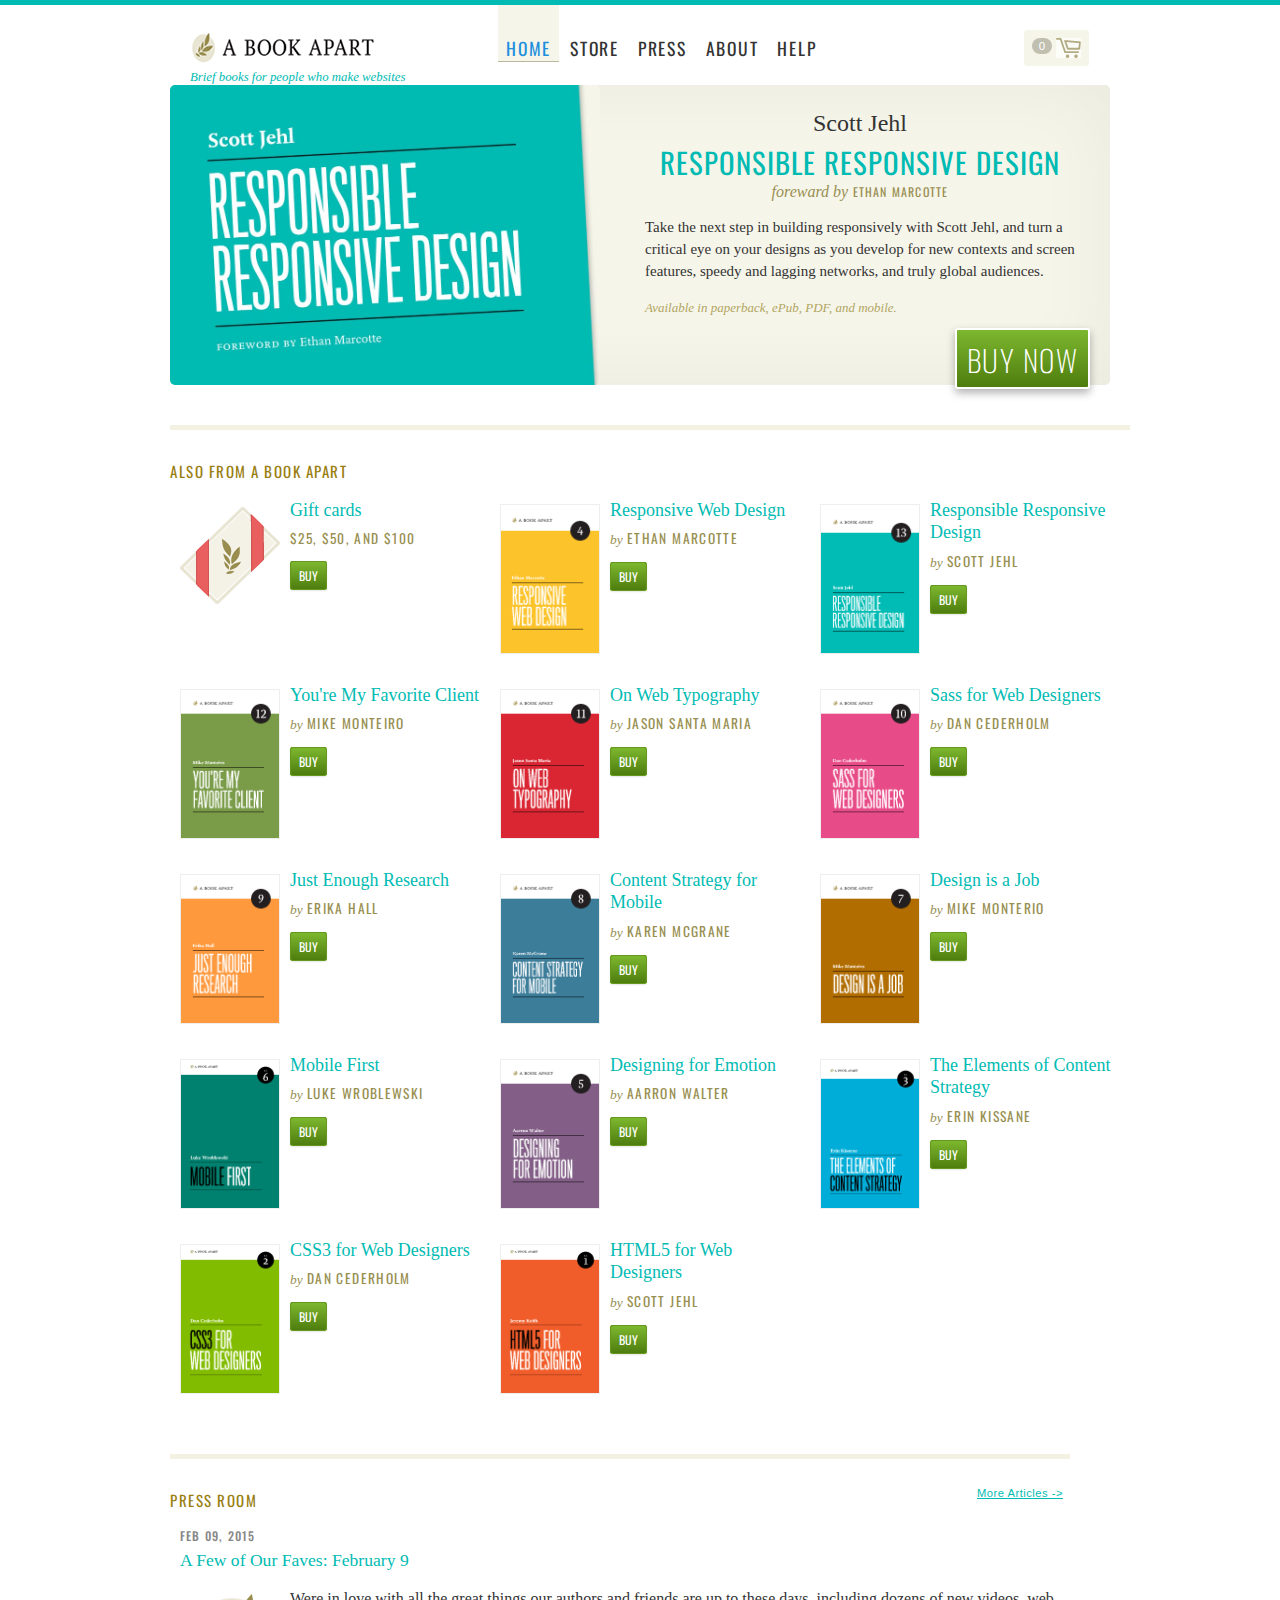
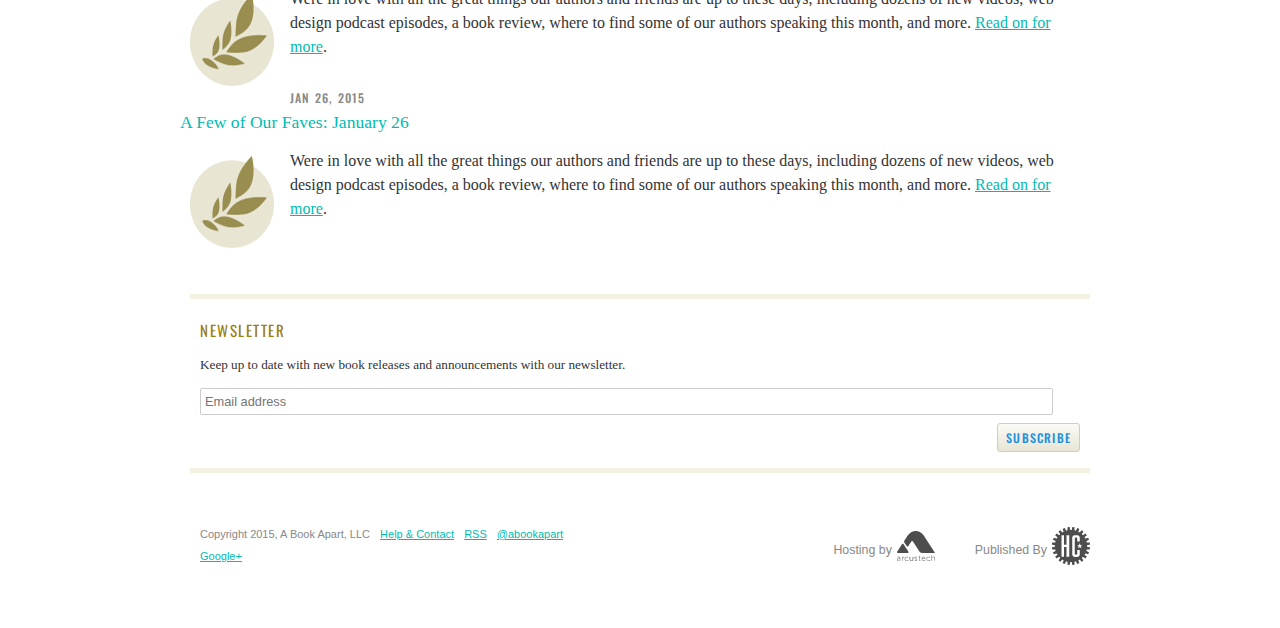
<file: index.html>
<!DOCTYPE html>
<html>
<head>
	<title>A Book Apart, Brief books for people who make websites.</title>
	<script src="http://code.jquery.com/jquery-1.11.2.min.js"></script>
	<link href='http://fonts.googleapis.com/css?family=Oswald' rel='stylesheet' type='text/css'>
	<link rel="stylesheet" type="text/css" href="css/responsive.css">
	<link rel="stylesheet" type="text/css" href="css/style.css">
</head>
<body id="index">
<div id="main">
	<header>
		<h1>
			<a class="icon-logo" href="/">A Book Apart
			<img src="images/logo.png" alt="Logo"/></a>
			<span class="logo-tagline">Brief books for people who make websites</span>
		</h1>
		<nav class="primary-nav">
			<ul>
				<li id="nav-home">
					<a href="index.html">Home</a>
				</li>
				<li id="nav-store">
					<a href="store.html">Store</a>
				</li>
				<li id="nav-press">
					<a href="press.html">Press</a>
				</li>
				<li id="nav-about">
					<a href="about.html">About</a>
				</li>
				<li id="nav-help">
					<a href="help.html">Help</a>
				</li>
			</ul>
		</nav>
	<a id="nav-cart" class="callout shopping-cart" href="#" title="View Cart">
		<span class="shopping-cart-count">0</span>
		<span class="shopping-cart-icon icon-cart-empty"></span>
	</a>




	</header>
	<div class="content" id="home">
		
		<section class="feature">
				<a href="#">
					<div class="feature-big-cover-2"></div>
					<span class="feature-small-cover">
						<div class="book-cover-13"></div>
					</span>
				</a>
					
					<div class="feature-info">
					<a href="#">
						<h2 class="feature_header">
							<span class="feature-author">Scott Jehl</span>
							<span class="feature-title">Responsible Responsive Design</span>
						</h2>
						<h3 class="foreword-byline">
							<span class="byline-prefix">foreward by</span>
							<span class="byline-name">Ethan Marcotte</span>
						</h3>
						<p class="foreword-text">
							Take the next step in building responsively with Scott Jehl, and turn a critical eye on your designs as you develop for new contexts and screen features, speedy and lagging networks, and truly global audiences.
						</p>
						<p class="feature-format-note">Available in paperback, ePub, PDF, and mobile.</p>
					</a>
					<a class="feature-buy-button primary-big-button" href="/products/responsible-responsive-design" title="Buy Now">Buy Now</a>
				</div>
		
		</section>
		
	    <section class="feature">
			<a href="#">
				<div class="feature-big-cover"></div>
					<span class="feature-small-cover">
						<div class="book-cover-4"></div>
					</span>
			</a>
		
			<div class="feature-info">
			<a href="#">
				<h2 class="feature-header">
					<span class="feature-author">Ethan Marcotte</span>
					<span class="feature-title" style="color: #cf7d38;">Responsive Web Design</span>
				</h2>
				<h3 class="foreword-byline">
					<span class="byline-prefix">foreword by</span>
					<span class="byline-name">Jeremy Keith</span>
				</h3>
				<p class="foreword-text">
				Hone your responsive design chops with the help of new examples and updated 
				facts and figures, as Ethan Marcotte expands on the design principles behind fluid grids, 
				flexible images, and media queries.
				</p>
				<p class="feature-format-note">Available in paperback, ePub, PDF, and mobi</p>
				<a class="feature-buy-button primary-big-button" href="#" title="Buy Now">Buy Now</a>
			</div>
		</section>

		
		<section class="other-books subsection divider-top-thick">
			<h3>Also from A Book Apart</h3>
			<ul class="books">
				<li class="book">
					<a href="#">
						<div class="gift-card-thumb"></div>
						<h4 class="book-title">Gift cards</h4>
						<p class="book-byline">
							<span class="byline-name">$25, $50, and $100</span>
						</p>
						<span class="primary-small-button book-buy-button" title="buy">Buy</span>
					</a>
				</li>

				<li class="book">
					<a href="#">
						<div class="book-4"></div>
						<h4 class="book-title">Responsive Web Design</h4>
						<p class="book-byline">
							<span class="byline-name"><span class="byline-prefix">by</span> Ethan Marcotte</span>
						</p>
						<span class="primary-small-button book-buy-button" title="buy">Buy</span>
					</a>
				</li>	
					
					
				<li class="book">
					<a href="#">
						<div class="book-13"></div>
						<h4 class="book-title">Responsible Responsive Design</h4>
						<p class="book-byline">
							<span class="byline-name"><span class="byline-prefix">by</span> Scott Jehl</span>
						</p>
						<span class="primary-small-button book-buy-button" title="buy">Buy</span>
					</a>
				</li>
			
			<li class="book">
					<a href="#">
						<div class="book-12"></div>
						<h4 class="book-title">You're My Favorite Client</h4>
						<p class="book-byline">
							<span class="byline-name"><span class="byline-prefix">by</span> Mike Monteiro</span>
						</p>
						<span class="primary-small-button book-buy-button" title="buy">Buy</span>
					</a>
				</li>
				
			<li class="book ">
					<a href="#">
						<div class="book-11"></div>
						<h4 class="book-title">On Web Typography</h4>
						<p class="book-byline">
							<span class="byline-name"><span class="byline-prefix">by</span> Jason Santa Maria</span>
						</p>
						<span class="primary-small-button book-buy-button" title="buy">Buy</span>
					</a>
				</li>
			
			<li class="book ">
					<a href="#">
						<div class="book-10"></div>
						<h4 class="book-title">Sass for Web Designers</h4>
						<p class="book-byline">
							<span class="byline-name"><span class="byline-prefix">by</span> Dan Cederholm</span>
						</p>
						<span class="primary-small-button book-buy-button" title="buy">Buy</span>
					</a>
				</li>
				
			<li class="book">
					<a href="#">
						<div class="book-9"></div>
						<h4 class="book-title">Just Enough Research</h4>
						<p class="book-byline">
							<span class="byline-name"><span class="byline-prefix">by</span> Erika Hall</span>
						</p>
						<span class="primary-small-button book-buy-button" title="buy">Buy</span>
					</a>
				</li>

			<li class="book">
					<a href="#">
						<div class="book-8"></div>
						<h4 class="book-title">Content Strategy for Mobile</h4>
						<p class="book-byline">
							<span class="byline-name"><span class="byline-prefix">by</span> Karen McGrane</span>
						</p>
						<span class="primary-small-button book-buy-button" title="buy">Buy</span>
					</a>
				</li>
				
			<li class="book">
					<a href="#">
						<div class="book-7"></div>
						<h4 class="book-title">Design is a Job</h4>
						<p class="book-byline">
							<span class="byline-name"><span class="byline-prefix">by</span> Mike Monterio</span>
						</p>
						<span class="primary-small-button book-buy-button" title="buy">Buy</span>
					</a>
				</li>
			
			<li class="book">
					<a href="#">
						<div class="book-6"></div>
						<h4 class="book-title">Mobile First</h4>
						<p class="book-byline">
							<span class="byline-name"><span class="byline-prefix">by</span> Luke Wroblewski</span>
						</p>
						<span class="primary-small-button book-buy-button" title="buy">Buy</span>
					</a>
				</li>
			
			<li class="book">
					<a href="#">
						<div class="book-5"></div>
						<h4 class="book-title">Designing for Emotion</h4>
						<p class="book-byline">
							<span class="byline-name"><span class="byline-prefix">by</span> Aarron Walter</span>
						</p>
						<span class="primary-small-button book-buy-button" title="buy">Buy</span>
					</a>
				</li>
			
			<li class="book">
					<a href="#">
						<div class="book-3"></div>
						<h4 class="book-title">The Elements of Content Strategy</h4>
						<p class="book-byline">
							<span class="byline-name"><span class="byline-prefix">by</span> Erin Kissane</span>
						</p>
						<span class="primary-small-button book-buy-button" title="buy">Buy</span>
					</a>
				</li>
			
			<li class="book">
					<a href="#">
						<div class="book-2"></div>
						<h4 class="book-title">CSS3 for Web Designers</h4>
						<p class="book-byline">
							<span class="byline-name"><span class="byline-prefix">by</span> Dan Cederholm</span>
						</p>
						<span class="primary-small-button book-buy-button" title="buy">Buy</span>
					</a>
				</li>
			
			<li class="book">
					<a href="#">
						<div class="book-1"></div>
						<h4 class="book-title">HTML5 for Web Designers</h4>
						<p class="book-byline">
							<span class="byline-name"><span class="byline-prefix">by</span> Scott Jehl</span>
						</p>
						<span class="primary-small-button book-buy-button" title="buy">Buy</span>
					</a>
				</li>
			
			
			</ul>
		</section>
		
		<section class="press-room subsection divider-top-thick">
		
			<h3>Press Room</h3>
			<ul class="links">
				<li>
					<a class="links-rss icon-rss" href="#">Press Room RSS</a>
				</li>
				<li>
					<a class="links-more" href="#">More Articles -></a>
				</li>
			</ul>
			<ul class="press">
				<li class="press press-listing">
					<h5 class="press-date">Feb 09, 2015</h5>
					<h4 class="press-title">
						<a href="#">A Few of Our Faves: February 9</a>
					</h4>
					<div class="press-summary">
						<img class="press-thumb" src="images/branch.png" alt="logo"/>
						<p>
							Were in love with all the great things our authors and friends are up to these days, including dozens of new 
							videos, web design podcast episodes, a book review, where to find some of our authors speaking this month,
							and more. <a href="#">Read on for more</a>.
						</p>
					</div>
				</li>
				<li class="press press-listing">
					<h5 class="press-date">Jan 26, 2015</h5>
					<h4 class="press-title">
						<a href="#">A Few of Our Faves: January 26</a>
					</h4>
					<div class="press-summary">
						<img class="press-thumb" src="images/branch.png" alt="logo"/>
						<p>
							Were in love with all the great things our authors and friends are up to these days, including dozens of new 
							videos, web design podcast episodes, a book review, where to find some of our authors speaking this month,
							and more. <a href="#">Read on for more</a>.
						</p>
					</div>
				</li>
			</ul>
		</section>
	</div>
	<section class="subsection divider-top-thick divider-bottom-thick" id="newsletter">
		<div class="newsletter-note">
			<h3>Newsletter</h3>
			<p class="newsletter-message">Keep up to date with new book releases and announcements with our
			newsletter.</p>
		</div>
		<div id="mc_embed_signup">
			<form action="">	
				<fieldset>
					<div class="field-group">
						<label for="email" id="email-label">Email Address</label>
						<input class="required email" id="email" name="email" placeholder="Email address" type="text" value>
						<input class="secondary-button" id="subscribe" name="subscribe" type="submit" value="Subscribe">
					</div>
				</fieldset>
			</form>
		</div>
	</section>
	
	<footer>
		<ul class="footer-links links">
			<li>Copyright 2015, A Book Apart, LLC</li>
			<li>
				<a class="footer-links-faqs" href="#" title="Help & Contact us">Help & Contact</a>
			</li>
			<li>
				<a class="icon-rss" href="#" title="Subscribe to the updates">RSS</a>
			</li>
			<li>
				<a class="links-twitter icon-twitter" href="#">@abookapart</a>
			</li>
			<li>
				<a href="#">Google+</a>
			</li>
		</ul>
		<p class="footer-partner">
			<span class="footer-partner-byline">Published By</span><a class="hc-icon-footer" href="#" title="Happy Cog">Happy Cog</a>	
		</p>
		<p class="footer-partner footer-partner-arcustech">
			<span class="footer-partner-byline">Hosting by</span><a class="arcustech-logo-footer" href="#" title="Arcustech">Arcustech</a>
		</p>
	</footer>
	</div>
	<script rel="text/javascript" src="js/scripts.js"></script>
</body>
</html>
</file>
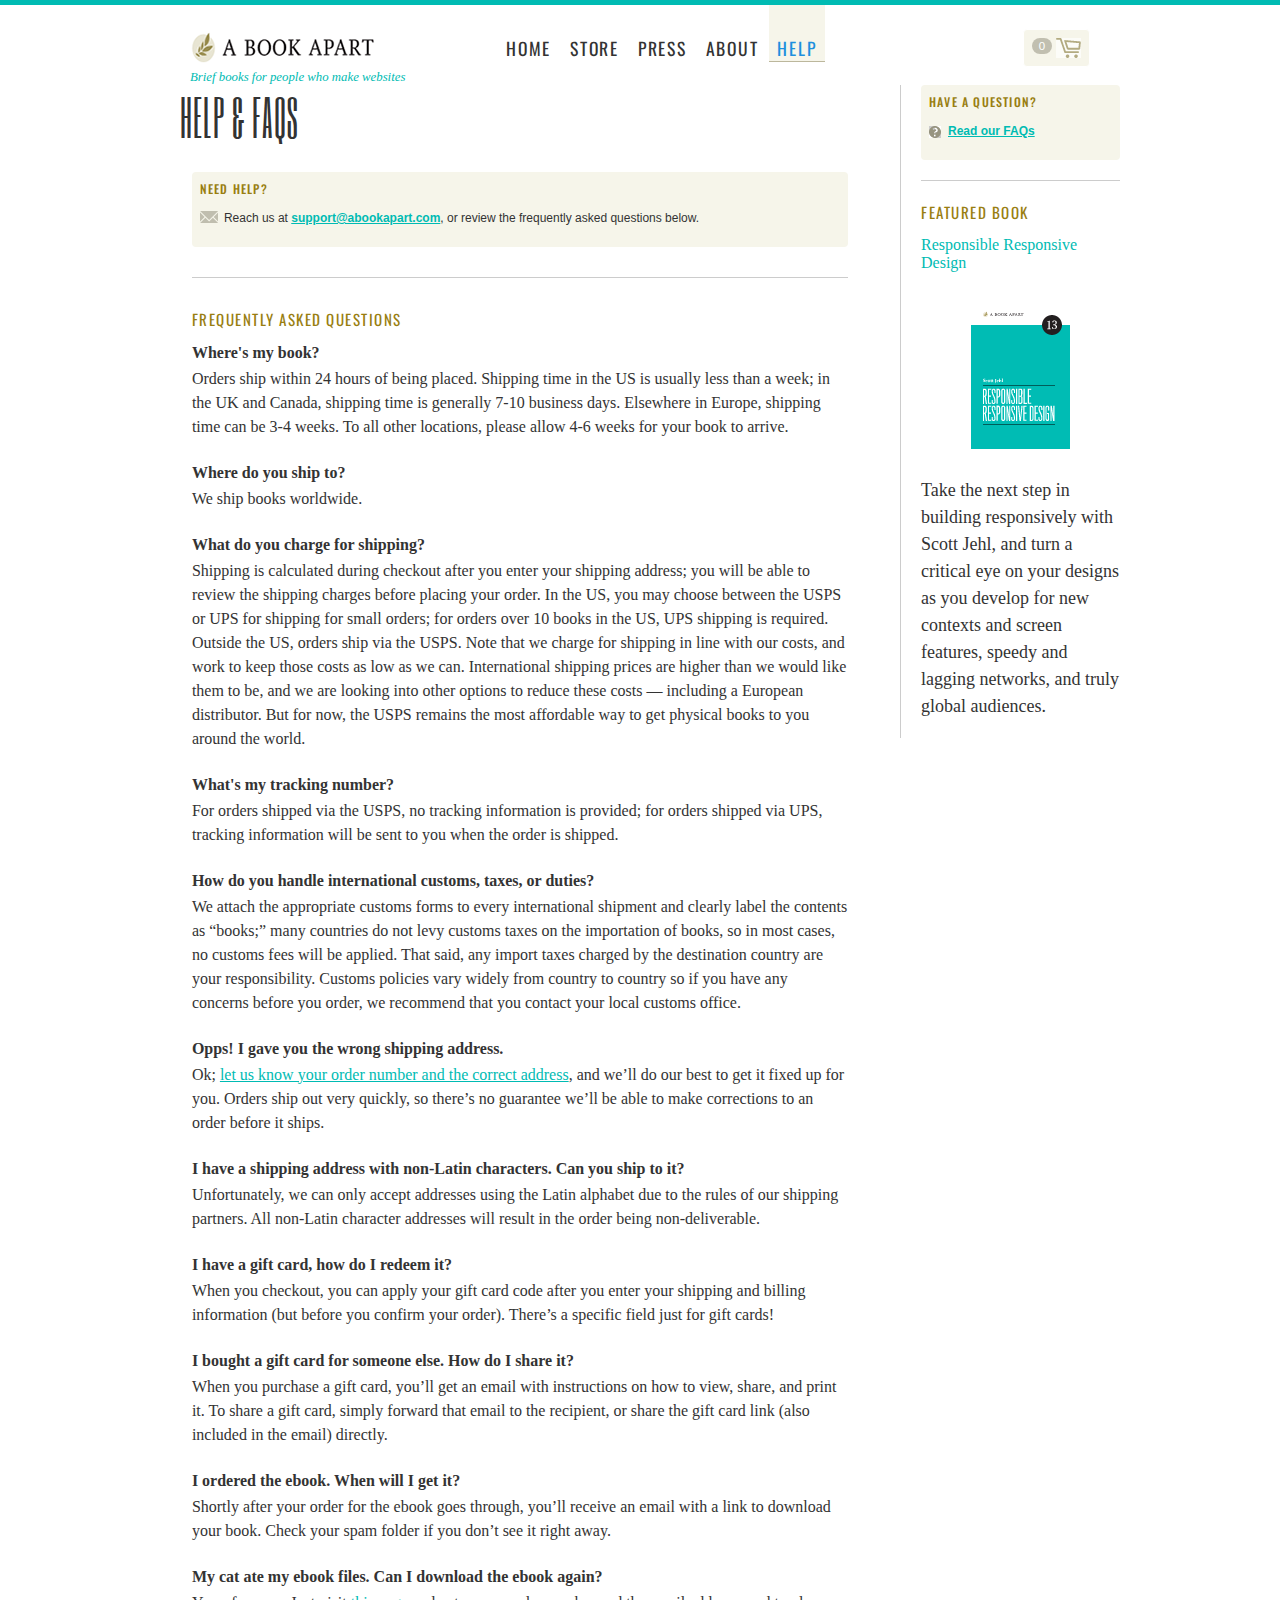
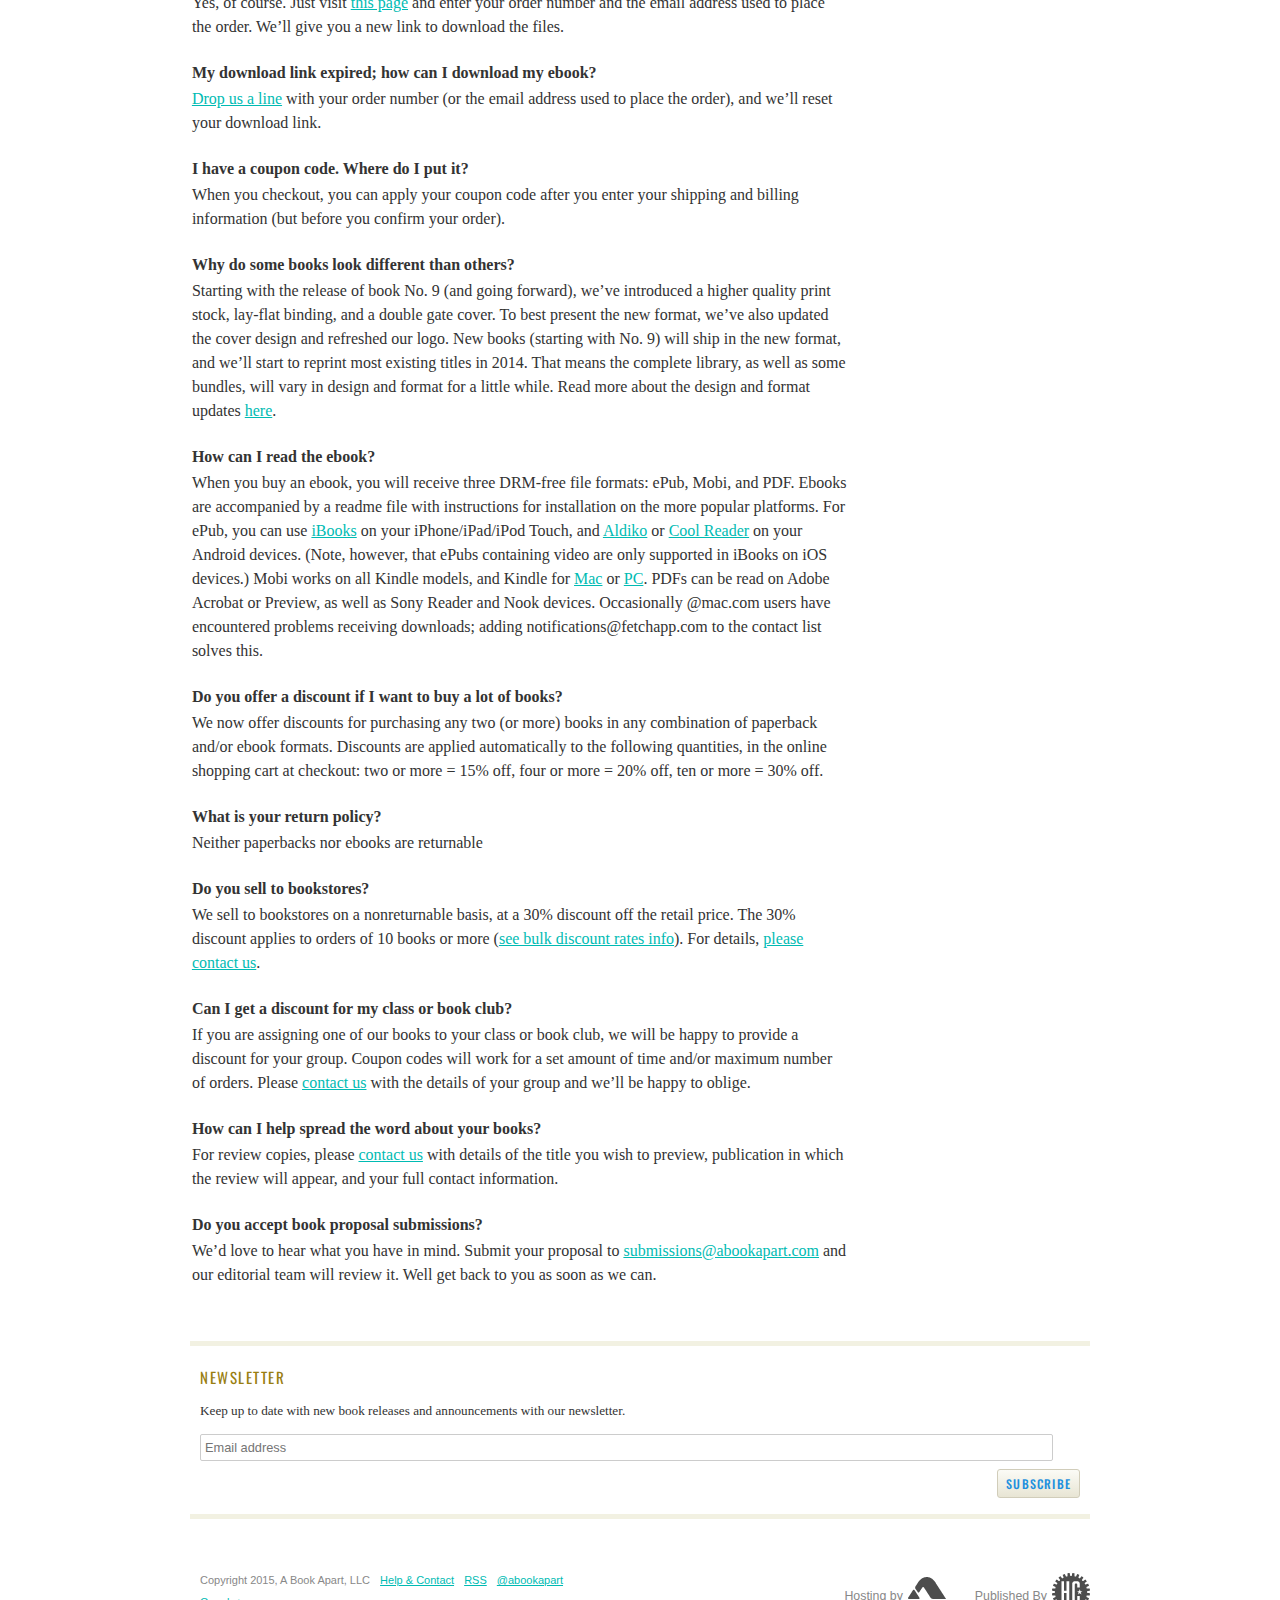
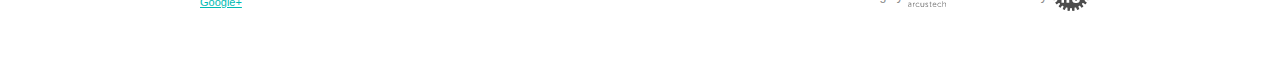
<file: help.html>
<!DOCTYPE html>
<html>
<head>
	<title>A Book Apart, Brief books for people who make websites.</title>
	<script src="http://code.jquery.com/jquery-1.11.2.min.js"></script>
	<link href='http://fonts.googleapis.com/css?family=Oswald' rel='stylesheet' type='text/css'>
	<link href='http://fonts.googleapis.com/css?family=Six+Caps' rel='stylesheet' type='text/css'>
	<link rel="stylesheet" type="text/css" href="css/responsive.css">
	<link rel="stylesheet" type="text/css" href="css/style.css">
</head>
<body id="page">
<div id="main">
	<header>
		<h1>
			<a class="icon-logo" href="/">A Book Apart
			<img src="images/logo.png" alt="Logo"/></a>
			<span class="logo-tagline">Brief books for people who make websites</span>
		</h1>
		<nav class="primary-nav">
			<ul>
				<li id="nav-home">
					<a href="index.html">Home</a>
				</li>
				<li id="nav-store">
					<a href="store.html">Store</a>
				</li>
				<li id="nav-press">
					<a href="press.html">Press</a>
				</li>
				<li id="nav-about">
					<a href="about.html">About</a>
				</li>
				<li id="nav-help">
					<a href="help.html">Help</a>
				</li>
			</ul>
		</nav>
	<a id="nav-cart" class="callout shopping-cart" href="#" title="View Cart">
		<span class="shopping-cart-count">0</span>
		<span class="shopping-cart-icon icon-cart-empty"></span>
	</a>
	</header>
	<div class="content" id="home">
	
	
	</div>
	

	<div class="content content-with-sidebar">
		<h2 class="title">Help & FAQS</h2>
		<section id="help">
			<div class="callout">
				<h3>Need Help?</h3>
				<p class="icon-mail">
					Reach us at <a href="#">support@abookapart.com</a>, or review the frequently asked questions below.
				</p>
			</div>
		</section>
		<section class="subsection divider-top" id="faqs">
			<h3>Frequently Asked Questions</h3>
			<h4 id="wheres_my_book">Where's my book?</h4>
			<p>
				Orders ship within 24 hours of being placed. Shipping time in the US is usually less than a week; in the UK and Canada, shipping time is generally 7-10 business days. Elsewhere in Europe, shipping time can be 3-4 weeks. To all other locations, please allow 4-6 weeks for your book to arrive.	
			</p>
			<h4 id="where_do_you_ship_to">Where do you ship to?</h4>
			<p>
				We ship books worldwide.
			</p>
			<h4 id="What_do_you_charge_for_shipping">What do you charge for shipping?</h4>
			<p>
				Shipping is calculated during checkout after you enter your shipping address; you will be able to review the shipping charges before placing your order. In the US, you may choose between the USPS or UPS for shipping for small orders; for orders over 10 books in the US, UPS shipping is required. Outside the US, orders ship via the USPS.

				Note that we charge for shipping in line with our costs, and work to keep those costs as low as we can. International shipping prices are higher than we would like them to be, and we are looking into other options to reduce these costs — including a European distributor. But for now, the USPS remains the most affordable way to get physical books to you around the world.
			</p>
			<h4 id="whats_my_tracking_number">What's my tracking number?</h4>
			<p>
				For orders shipped via the USPS, no tracking information is provided; for orders shipped via UPS, tracking information will be sent to you when the order is shipped.
			</p>
			<h4 id="how_do_you_handle_international_customs">How do you handle international customs, taxes, or duties?</h4>
			<p>
				We attach the appropriate customs forms to every international shipment and clearly label the contents as “books;” many countries do not levy customs taxes on the importation of books, so in most cases, no customs fees will be applied. That said, any import taxes charged by the destination country are your responsibility. Customs policies vary widely from country to country so if you have any concerns before you order, we recommend that you contact your local customs office.
			</p>
			<h4 id="oops_i_gave_you_the_wrong_shiping_address">Opps! I gave you the wrong shipping address.</h4>
			<p>
				Ok; <a href="#">let us know your order number and the correct address</a>, and we’ll do our best to get it fixed up for you. Orders ship out very quickly, so there’s no guarantee we’ll be able to make corrections to an order before it ships.
			</p>
			<h4 id="i_have_a_shipping_address_with_non-latin_characters">I have a shipping address with non-Latin characters. Can you ship to it?</h4>
			<p>
				Unfortunately, we can only accept addresses using the Latin alphabet due to the rules of our shipping partners. All non-Latin character addresses will result in the order being non-deliverable.
			</p>
			<h4 id="i_have_a_gift_card_how_do_i_redeem_it">I have a gift card, how do I redeem it?</h4>
			<p>
				When you checkout, you can apply your gift card code after you enter your shipping and billing information (but before you confirm your order). There’s a specific field just for gift cards!
			</p>
			<h4 id="i_bought_a_gift_card_for_someone_else_how_do_i_share_it">I bought a gift card for someone else. How do I share it?</h4>
			<p>
				When you purchase a gift card, you’ll get an email with instructions on how to view, share, and print it. To share a gift card, simply forward that email to the recipient, or share the gift card link (also included in the email) directly.
			</p>
			<h4 id="i_ordered_the_ebook_when_will_i_get_it">I ordered the ebook. When will I get it?</h4>
			<p>
				Shortly after your order for the ebook goes through, you’ll receive an email with a link to download your book. Check your spam folder if you don’t see it right away.
			</p>
			<h4 id="my_cat_ate_my_ebook_files_can_i_download_the_ebook_again">My cat ate my ebook files. Can I download the ebook again?</h4>
			<p>
				Yes, of course. Just visit <a href="#">this page</a> and enter your order number and the email address used to place the order. We’ll give you a new link to download the files.
			</p>
			<h4 id="my_download_link_expired_how_can_i_download_my_ebook">My download link expired; how can I download my ebook?</h4>
			<p>
				<a href="#">Drop us a line</a> with your order number (or the email address used to place the order), and we’ll reset your download link.
			</p>
			<h4 id="i_have_a_coupon_code_where_do_i_put_it">I have a coupon code. Where do I put it?</h4>
			<p>
				When you checkout, you can apply your coupon code after you enter your shipping and billing information (but before you confirm your order).
			</p>
			<h4 id="why_do_some_books_look_different_than_others">Why do some books look different than others?</h4>
			<p>
				Starting with the release of book No. 9 (and going forward), we’ve introduced a higher quality print stock, lay-flat binding, and a double gate cover. To best present the new format, we’ve also updated the cover design and refreshed our logo. New books (starting with No. 9) will ship in the new format, and we’ll start to reprint most existing titles in 2014. That means the complete library, as well as some bundles, will vary in design and format for a little while. Read more about the design and format updates <a href="#">here</a>.
			</p>
			<h4 id="how_can_i_read_the_ebook">How can I read the ebook?</h4>
			<p>
				When you buy an ebook, you will receive three DRM-free file formats: ePub, Mobi, and PDF. Ebooks are accompanied by a readme file with instructions for installation on the more popular platforms. For ePub, you can use <a href="#">iBooks</a> on your iPhone/iPad/iPod Touch, and <a href="#">Aldiko</a> or <a href="#">Cool Reader</a> on your Android devices. (Note, however, that ePubs containing video are only supported in iBooks on iOS devices.) Mobi works on all Kindle models, and Kindle for <a href="#">Mac</a> or <a href="#">PC</a>. PDFs can be read on Adobe Acrobat or Preview, as well as Sony Reader and Nook devices.

				Occasionally @mac.com users have encountered problems receiving downloads; adding notifications@fetchapp.com to the contact list solves this.
			</p>
			<h4 id="do_you_offer_a_discount_if_I_want_to_buy_a_lot_of_books">Do you offer a discount if I want to buy a lot of books?</h4>
			<p>
				We now offer discounts for purchasing any two (or more) books in any combination of paperback and/or ebook formats. Discounts are applied automatically to the following quantities, in the online shopping cart at checkout: two or more = 15% off, four or more = 20% off, ten or more = 30% off.
			</p>
			<h4 id="what_is_your_return_policy">What is your return policy?
			</h4>
			<p>Neither paperbacks nor ebooks are returnable</p>

			<h4 id="do_you_sell_to_bookstores">Do you sell to bookstores?</h4>
			<p>
				We sell to bookstores on a nonreturnable basis, at a 30% discount off the retail price. The 30% discount applies to orders of 10 books or more (<a href="#">see bulk discount rates info</a>). For details, <a href="#">please contact us</a>.
			</p>

			<h4 id="can_i_get_a_discount_for_my_class_or_book_club">Can I get a discount for my class or book club?</h4>
			<p>
				If you are assigning one of our books to your class or book club, we will be happy to provide a discount for your group. Coupon codes will work for a set amount of time and/or maximum number of orders. Please <a href="#">contact us</a> with the details of your group and we’ll be happy to oblige.
			</p>
			<h4 id="how_can_i_help_spread_the_word_about_your_books">How can I help spread the word about your books?</h4>
			<p>
				For review copies, please <a href="#">contact us</a> with details of the title you wish to preview, publication in which the review will appear, and your full contact information.
			</p>

			<h4 id="do_you_accept_book_proposal_submissions">Do you accept book proposal submissions?</h4>
			<p>
				We’d love to hear what you have in mind. Submit your proposal to <a href="#">submissions@abookapart.com</a> and our editorial team will review it. Well get back to you as soon as we can.
			</p>
		</section>
	</div>

	<aside>
		<div class="callout" id="question-callout">
			<h3>Have a question?</h3>
			<p>
				<a class="icon-question" href="/pages/help">Read our FAQs</a>
			</p>
		</div>
		<section class="subsection divider-top">
			<h3>Featured Book</h3>
			<a href="#">
				<h4>Responsible Responsive Design</h4>
				<span class="book-cover-13"></span>
			</a>
			<div class="book-summary"> 
				<p>
					Take the next step in building responsively with Scott Jehl, and turn a critical eye on your designs as you develop for new contexts and screen features, speedy and lagging networks, and truly global audiences.
				</p>
			</div>
		</section>
	</aside>

	<section class="subsection divider-top-thick divider-bottom-thick" id="newsletter">
		<div class="newsletter-note">
			<h3>Newsletter</h3>
			<p class="newsletter-message">Keep up to date with new book releases and announcements with our
			newsletter.</p>
		</div>
		<div id="mc_embed_signup">
			<form action="">	
				<fieldset>
					<div class="field-group">
						<label for="email" id="email-label">Email Address</label>
						<input class="required email" id="email" name="email" placeholder="Email address" type="text" value>
						<input class="secondary-button" id="subscribe" name="subscribe" type="submit" value="Subscribe">
					</div>
				</fieldset>
			</form>
		</div>
	</section>
	
	<footer>
		<ul class="footer-links links">
			<li>Copyright 2015, A Book Apart, LLC</li>
			<li>
				<a class="footer-links-faqs" href="#" title="Help & Contact us">Help & Contact</a>
			</li>
			<li>
				<a class="icon-rss" href="#" title="Subscribe to the updates">RSS</a>
			</li>
			<li>
				<a class="links-twitter icon-twitter" href="#">@abookapart</a>
			</li>
			<li>
				<a href="#">Google+</a>
			</li>
		</ul>
		<p class="footer-partner">
			<span class="footer-partner-byline">Published By</span><a class="hc-icon-footer" href="#" title="Happy Cog">Happy Cog</a>	
		</p>
		<p class="footer-partner footer-partner-arcustech">
			<span class="footer-partner-byline">Hosting by</span><a class="arcustech-logo-footer" href="#" title="Arcustech">Arcustech</a>
		</p>
	</footer>
	</div>
	<script rel="text/javascript" src="js/scripts.js"></script>
</body>
</html>
</file>
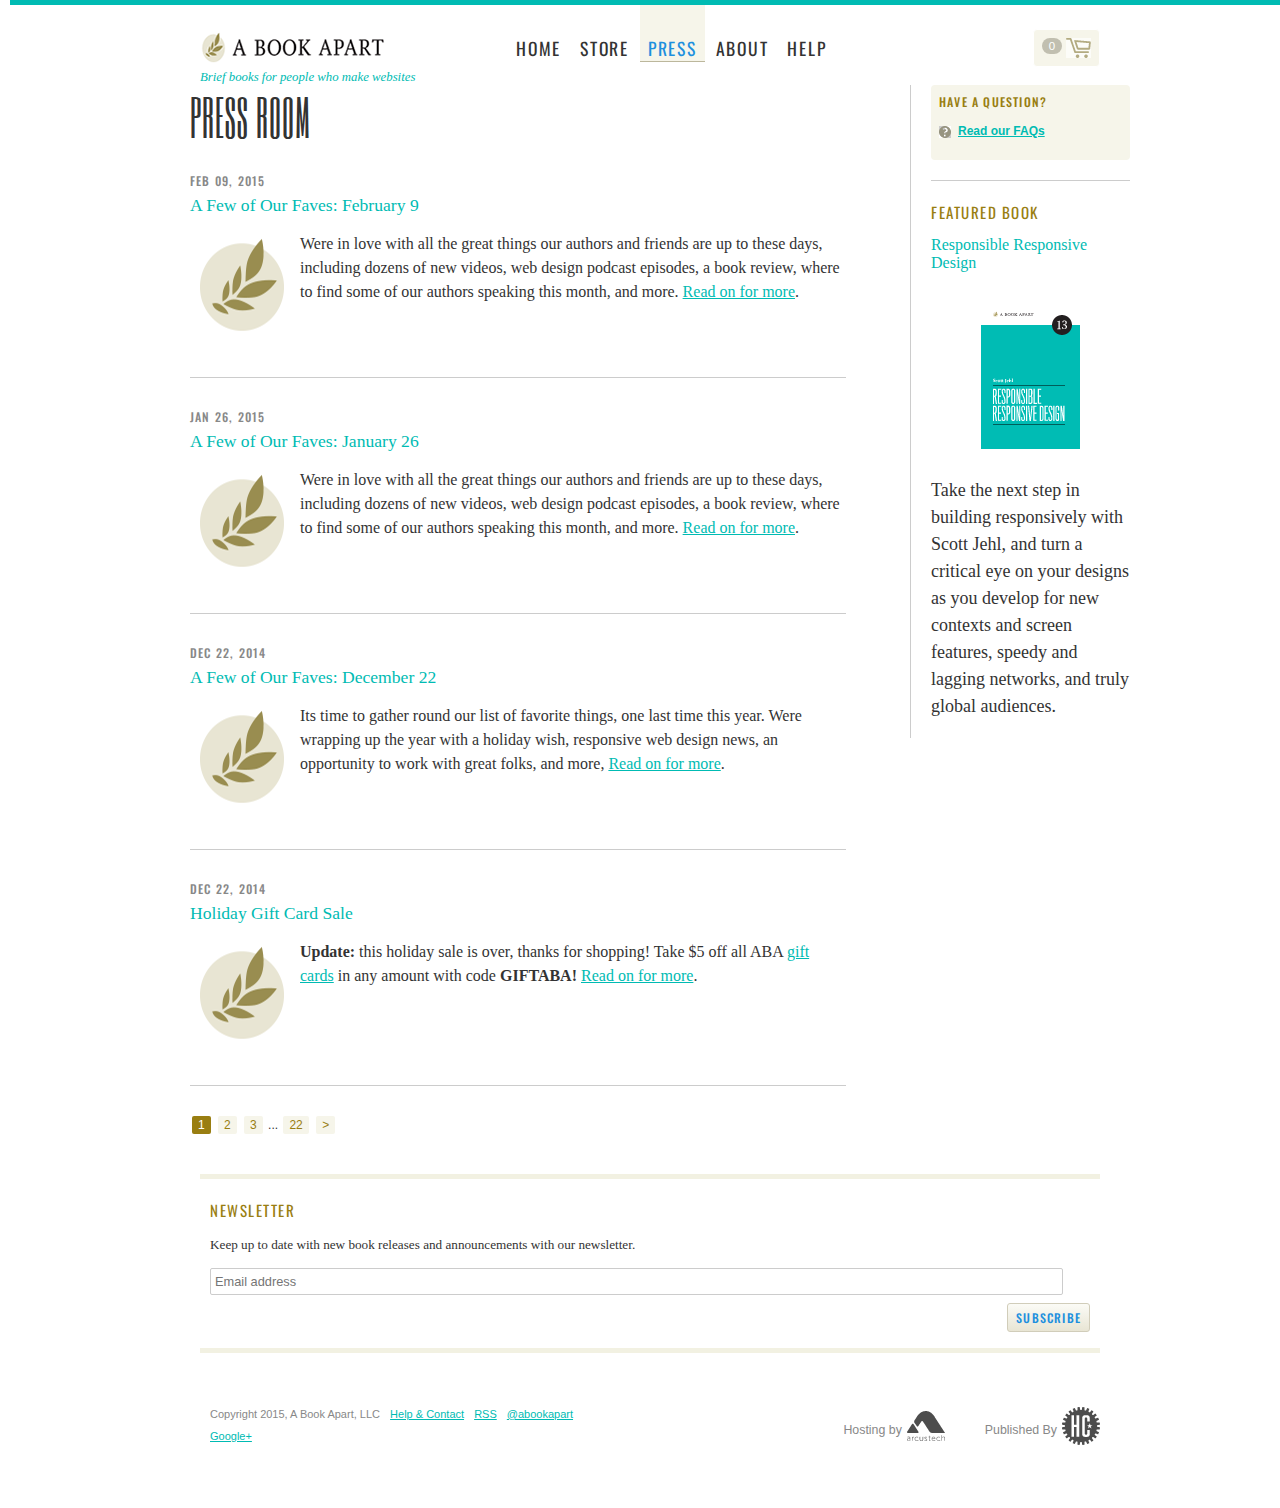
<file: press.html>
<!DOCTYPE html>
<html>
<head>
	<title>A Book Apart, Brief books for people who make websites.</title>
	<script src="http://code.jquery.com/jquery-1.11.2.min.js"></script>
	<link href='http://fonts.googleapis.com/css?family=Oswald' rel='stylesheet' type='text/css'>
	<link href='http://fonts.googleapis.com/css?family=Six+Caps' rel='stylesheet' type='text/css'>
	<link rel="stylesheet" type="text/css" href="css/responsive.css">
	<link rel="stylesheet" type="text/css" href="css/style.css">
</head>
<body id="press">
<div id="main">
	<header>
		<h1>
			<a class="icon-logo" href="/">A Book Apart
			<img src="images/logo.png" alt="Logo"/></a>
			<span class="logo-tagline">Brief books for people who make websites</span>
		</h1>
		<nav class="primary-nav">
			<ul>
				<li id="nav-home">
					<a href="index.html">Home</a>
				</li>
				<li id="nav-store">
					<a href="store.html">Store</a>
				</li>
				<li id="nav-press">
					<a href="press.html">Press</a>
				</li>
				<li id="nav-about">
					<a href="about.html">About</a>
				</li>
				<li id="nav-help">
					<a href="help.html">Help</a>
				</li>
			</ul>
		</nav>
		<a id="nav-cart" class="callout shopping-cart" href="#" title="View Cart">
			<span class="shopping-cart-count">0</span>
			<span class="shopping-cart-icon icon-cart-empty"></span>
		</a>
	</header>

	<div class="content content-with-sidebar">
		<h2 class="title">Press Room</h2>
		<section id="press-room">
			<ul class="press-list">
				<li class="press press-listing divider-bottom">
					<h5 class="press-date">Feb 09, 2015</h5>
					<h4 class="press-title">
						<a href="#">A Few of Our Faves: February 9</a>
					</h4>
					<div class="press-summary">
						<img class="press-thumb" src="images/branch.png" alt="logo"/>
						<p>
							Were in love with all the great things our authors and friends are up to these days, including dozens of new 
							videos, web design podcast episodes, a book review, where to find some of our authors speaking this month,
							and more. <a href="#">Read on for more</a>.
						</p>
					</div>
				</li>
				<li class="press press-listing divider-bottom">
					<h5 class="press-date">Jan 26, 2015</h5>
					<h4 class="press-title">
						<a href="#">A Few of Our Faves: January 26</a>
					</h4>
					<div class="press-summary">
						<img class="press-thumb" src="images/branch.png" alt="logo"/>
						<p>
							Were in love with all the great things our authors and friends are up to these days, including dozens of new 
							videos, web design podcast episodes, a book review, where to find some of our authors speaking this month,
							and more. <a href="#">Read on for more</a>.
						</p>
					</div>
				</li>
				<li class="press press-listing divider-bottom">
					<h5 class="press-date">Dec 22, 2014</h5>
					<h4 class="press-title">
						<a href="#">A Few of Our Faves: December 22</a>
					</h4>
					<div class="press-summary">
						<img class="press-thumb" src="images/branch.png" alt="logo"/>
						<p>
							Its time to gather round our list of favorite things, one last time this year. Were wrapping up the year with a holiday wish, responsive web design news, an opportunity to work with great folks, and more, <a href="#">Read on for more</a>.
						</p>
					</div>
				</li>
				<li class="press press-listing divider-bottom">
					<h5 class="press-date">Dec 22, 2014</h5>
					<h4 class="press-title">
						<a href="#">Holiday Gift Card Sale</a>
					</h4>
					<div class="press-summary">
						<img class="press-thumb" src="images/branch.png" alt="logo"/>
						<p>
							<span class="bold">Update:</span> this holiday sale is over, thanks for shopping! Take $5 off all ABA <a href="#">gift cards</a> in any amount with code <span class="bold">GIFTABA!</span> <a href="#">Read on for more</a>.
						</p>
					</div>
				</li>			
			</ul>
			<div id="pagination">
				<span class="page current">1</span>
				<span class="page">
					<a href="#" title>2</a>
				</span>
				<span class="page">
					<a href="#" title>3</a>
				</span>
				<span class="deco">
					...
				</span>
				<span class="page">
					<a href="#" title>22</a>
				</span>
				<span class="next">
					<a href="#" title>></a>
				</span>

			</div>
		</section>
	</div>
	<aside>
		<div class="callout" id="question-callout">
			<h3>Have a question?</h3>
			<p>
				<a class="icon-question" href="#">Read our FAQs</a>
			</p>
		</div>
		<section class="subsection divider-top">
			<h3>Featured Book</h3>
			<a href="#">
				<h4>Responsible Responsive Design</h4>
				<span class="book-cover-13"></span>
			</a>
			<div class="book-summary">
				<p>
					Take the next step in building responsively with Scott Jehl, and turn a critical eye on your designs as you develop for new contexts and screen features, speedy and lagging networks, and truly global audiences.
				</p>
			</div>
		</section>
	</aside>


	<section class="subsection divider-top-thick divider-bottom-thick" id="newsletter">
		<div class="newsletter-note">
			<h3>Newsletter</h3>
			<p class="newsletter-message">Keep up to date with new book releases and announcements with our
			newsletter.</p>
		</div>
		<div id="mc_embed_signup">
			<form action="">	
				<fieldset>
					<div class="field-group">
						<label for="email" id="email-label">Email Address</label>
						<input class="required email" id="email" name="email" placeholder="Email address" type="text" value>
						<input class="secondary-button" id="subscribe" name="subscribe" type="submit" value="Subscribe">
					</div>
				</fieldset>
			</form>
		</div>
	</section>
	
	<footer>
		<ul class="footer-links links">
			<li>Copyright 2015, A Book Apart, LLC</li>
			<li>
				<a class="footer-links-faqs" href="#" title="Help & Contact us">Help & Contact</a>
			</li>
			<li>
				<a class="icon-rss" href="#" title="Subscribe to the updates">RSS</a>
			</li>
			<li>
				<a class="links-twitter icon-twitter" href="#">@abookapart</a>
			</li>
			<li>
				<a href="#">Google+</a>
			</li>
		</ul>
		<p class="footer-partner">
			<span class="footer-partner-byline">Published By</span><a class="hc-icon-footer" href="#" title="Happy Cog">Happy Cog</a>	
		</p>
		<p class="footer-partner footer-partner-arcustech">
			<span class="footer-partner-byline">Hosting by</span><a class="arcustech-logo-footer" href="#" title="Arcustech">Arcustech</a>
		</p>
	</footer>
	</div>
	<script rel="text/javascript" src="js/scripts.js"></script>
</body>
</html>
</file>
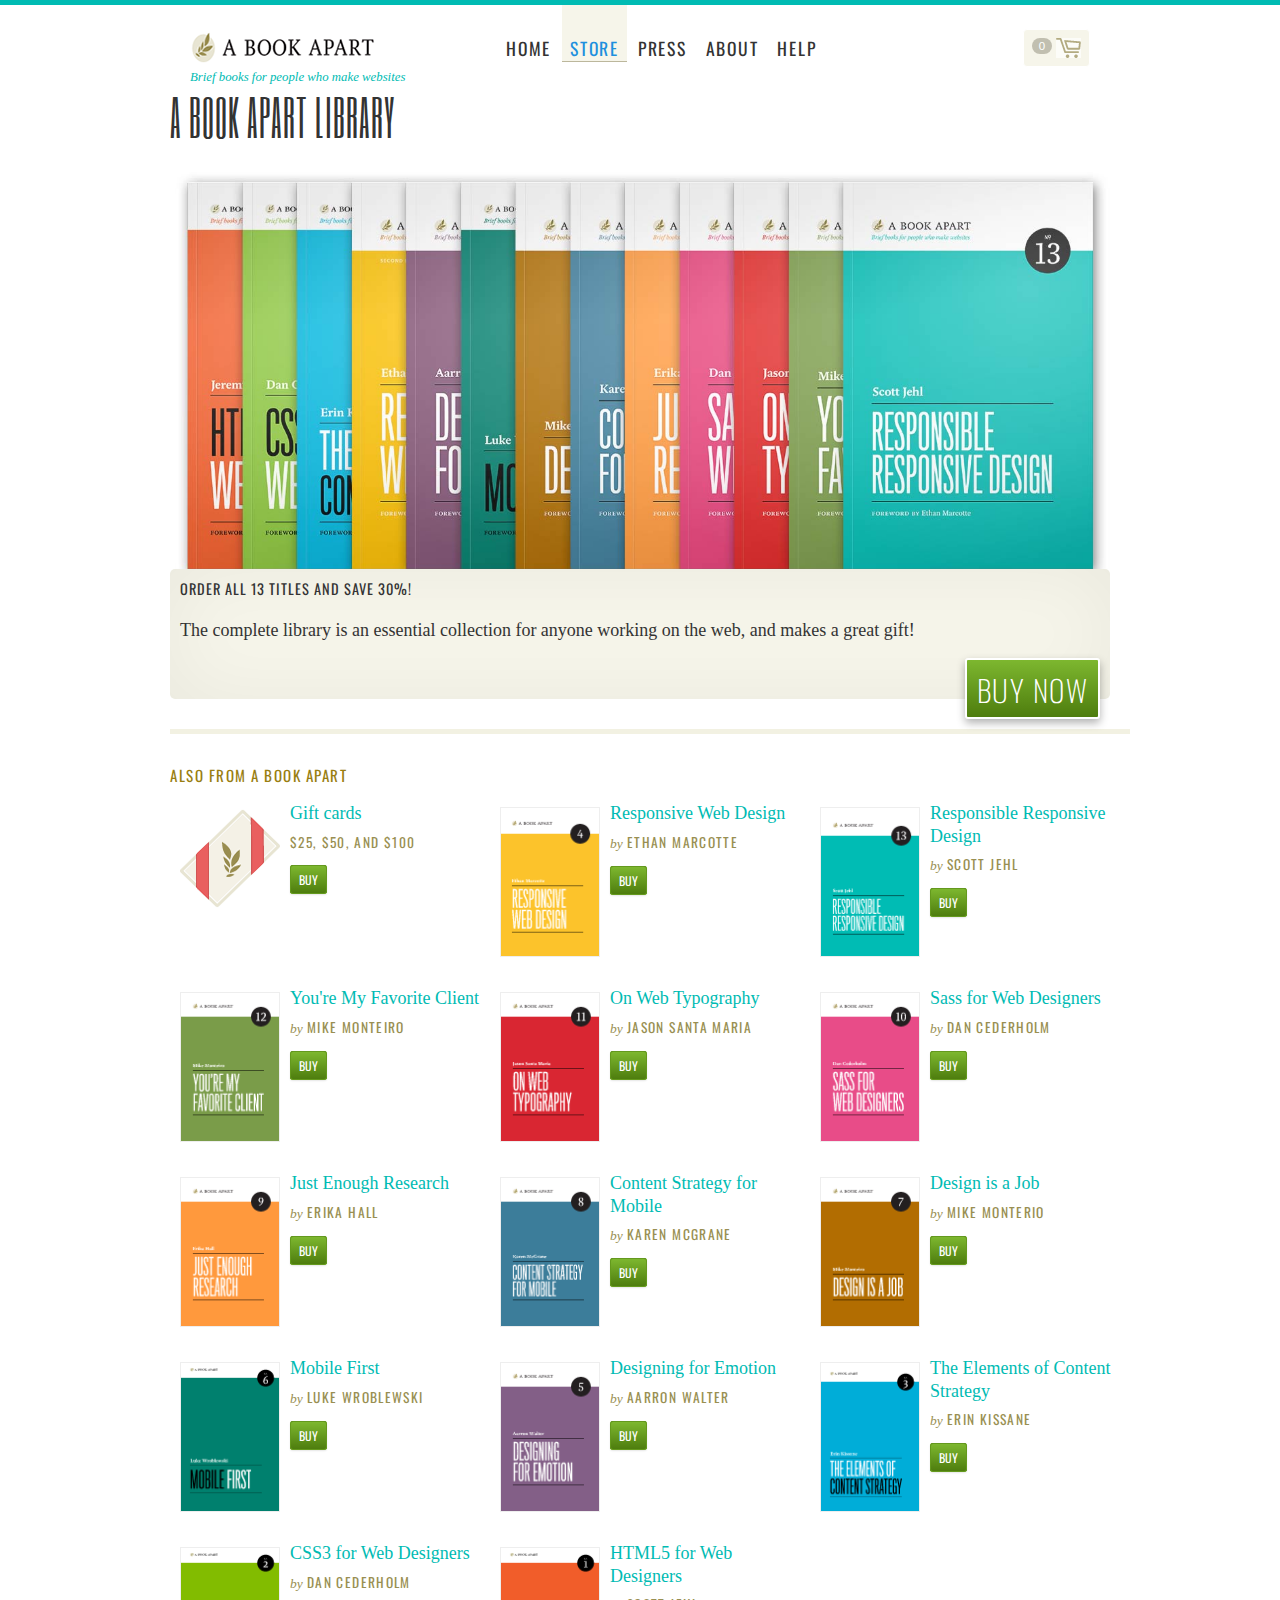
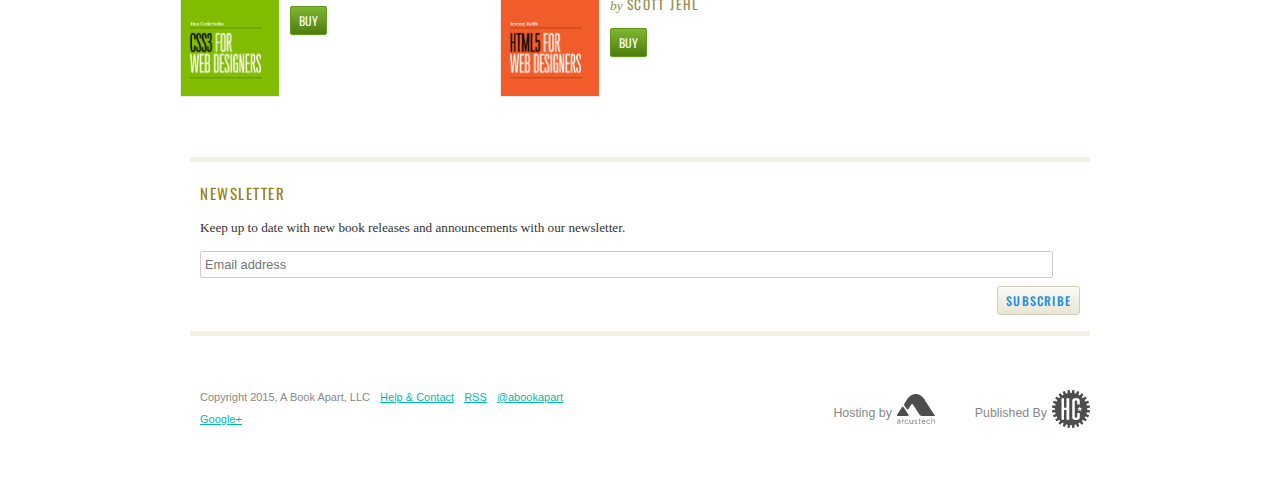
<file: store.html>
<!DOCTYPE html>
<html>
<head>
	<title>A Book Apart, Brief books for people who make websites.</title>
	<script src="http://code.jquery.com/jquery-1.11.2.min.js"></script>
	<link href='http://fonts.googleapis.com/css?family=Oswald' rel='stylesheet' type='text/css'>
	<link href='http://fonts.googleapis.com/css?family=Six+Caps' rel='stylesheet' type='text/css'>
	<link rel="stylesheet" type="text/css" href="css/responsive.css">
	<link rel="stylesheet" type="text/css" href="css/style.css">
</head>
<body id="store">
<div id="main">
	<header>
		<h1>
			<a class="icon-logo" href="/">A Book Apart
			<img src="images/logo.png" alt="Logo"/></a>
			<span class="logo-tagline">Brief books for people who make websites</span>
		</h1>
		<nav class="primary-nav">
			<ul>
				<li id="nav-home">
					<a href="index.html">Home</a>
				</li>
				<li id="nav-store">
					<a href="store.html">Store</a>
				</li>
				<li id="nav-press">
					<a href="press.html">Press</a>
				</li>
				<li id="nav-about">
					<a href="about.html">About</a>
				</li>
				<li id="nav-help">
					<a href="help.html">Help</a>
				</li>
			</ul>
		</nav>
	<a id="nav-cart" class="callout shopping-cart" href="#" title="View Cart">
		<span class="shopping-cart-count">0</span>
		<span class="shopping-cart-icon icon-cart-empty"></span>
	</a>
	</header>
	<div class="content" id="home">
		<h2 class="title">A Book Apart Library</h2>
		<section id="products" class="subsection">
			<div class="library-collection">
				<a href="#">
					<img src="images/library.png" alt="Complete A Book Apart Library" class="hero-image" />
				</a>
				<div class="library-bar">
					<h3>Order all 13 titles and save 30%!</h3>
					<p class="foreword-text">
						The complete library is an essential collection for anyone working on the web, and makes a great gift!
					</p>
					<a class="feature-buy-button primary-big-button" href="#" title="Buy Now">Buy Now</a>
				</div>	
			</div>
		</section>
	


	
		<section class="other-books subsection divider-top-thick">
			<h3>Also from A Book Apart</h3>
			<ul class="books">
				<li class="book">
					<a href="#">
						<div class="gift-card-thumb"></div>
						<h4 class="book-title">Gift cards</h4>
						<p class="book-byline">
							<span class="byline-name">$25, $50, and $100</span>
						</p>
						<span class="primary-small-button book-buy-button" title="buy">Buy</span>
					</a>
				</li>

				<li class="book">
					<a href="#">
						<div class="book-4"></div>
						<h4 class="book-title">Responsive Web Design</h4>
						<p class="book-byline">
							<span class="byline-name"><span class="byline-prefix">by</span> Ethan Marcotte</span>
						</p>
						<span class="primary-small-button book-buy-button" title="buy">Buy</span>
					</a>
				</li>	
					
					
				<li class="book">
					<a href="#">
						<div class="book-13"></div>
						<h4 class="book-title">Responsible Responsive Design</h4>
						<p class="book-byline">
							<span class="byline-name"><span class="byline-prefix">by</span> Scott Jehl</span>
						</p>
						<span class="primary-small-button book-buy-button" title="buy">Buy</span>
					</a>
				</li>
			
			<li class="book">
					<a href="#">
						<div class="book-12"></div>
						<h4 class="book-title">You're My Favorite Client</h4>
						<p class="book-byline">
							<span class="byline-name"><span class="byline-prefix">by</span> Mike Monteiro</span>
						</p>
						<span class="primary-small-button book-buy-button" title="buy">Buy</span>
					</a>
				</li>
				
			<li class="book ">
					<a href="#">
						<div class="book-11"></div>
						<h4 class="book-title">On Web Typography</h4>
						<p class="book-byline">
							<span class="byline-name"><span class="byline-prefix">by</span> Jason Santa Maria</span>
						</p>
						<span class="primary-small-button book-buy-button" title="buy">Buy</span>
					</a>
				</li>
			
			<li class="book ">
					<a href="#">
						<div class="book-10"></div>
						<h4 class="book-title">Sass for Web Designers</h4>
						<p class="book-byline">
							<span class="byline-name"><span class="byline-prefix">by</span> Dan Cederholm</span>
						</p>
						<span class="primary-small-button book-buy-button" title="buy">Buy</span>
					</a>
				</li>
				
			<li class="book">
					<a href="#">
						<div class="book-9"></div>
						<h4 class="book-title">Just Enough Research</h4>
						<p class="book-byline">
							<span class="byline-name"><span class="byline-prefix">by</span> Erika Hall</span>
						</p>
						<span class="primary-small-button book-buy-button" title="buy">Buy</span>
					</a>
				</li>

			<li class="book">
					<a href="#">
						<div class="book-8"></div>
						<h4 class="book-title">Content Strategy for Mobile</h4>
						<p class="book-byline">
							<span class="byline-name"><span class="byline-prefix">by</span> Karen McGrane</span>
						</p>
						<span class="primary-small-button book-buy-button" title="buy">Buy</span>
					</a>
				</li>
				
			<li class="book">
					<a href="#">
						<div class="book-7"></div>
						<h4 class="book-title">Design is a Job</h4>
						<p class="book-byline">
							<span class="byline-name"><span class="byline-prefix">by</span> Mike Monterio</span>
						</p>
						<span class="primary-small-button book-buy-button" title="buy">Buy</span>
					</a>
				</li>
			
			<li class="book">
					<a href="#">
						<div class="book-6"></div>
						<h4 class="book-title">Mobile First</h4>
						<p class="book-byline">
							<span class="byline-name"><span class="byline-prefix">by</span> Luke Wroblewski</span>
						</p>
						<span class="primary-small-button book-buy-button" title="buy">Buy</span>
					</a>
				</li>
			
			<li class="book">
					<a href="#">
						<div class="book-5"></div>
						<h4 class="book-title">Designing for Emotion</h4>
						<p class="book-byline">
							<span class="byline-name"><span class="byline-prefix">by</span> Aarron Walter</span>
						</p>
						<span class="primary-small-button book-buy-button" title="buy">Buy</span>
					</a>
				</li>
			
			<li class="book">
					<a href="#">
						<div class="book-3"></div>
						<h4 class="book-title">The Elements of Content Strategy</h4>
						<p class="book-byline">
							<span class="byline-name"><span class="byline-prefix">by</span> Erin Kissane</span>
						</p>
						<span class="primary-small-button book-buy-button" title="buy">Buy</span>
					</a>
				</li>
			
			<li class="book">
					<a href="#">
						<div class="book-2"></div>
						<h4 class="book-title">CSS3 for Web Designers</h4>
						<p class="book-byline">
							<span class="byline-name"><span class="byline-prefix">by</span> Dan Cederholm</span>
						</p>
						<span class="primary-small-button book-buy-button" title="buy">Buy</span>
					</a>
				</li>
			
			<li class="book">
					<a href="#">
						<div class="book-1"></div>
						<h4 class="book-title">HTML5 for Web Designers</h4>
						<p class="book-byline">
							<span class="byline-name"><span class="byline-prefix">by</span> Scott Jehl</span>
						</p>
						<span class="primary-small-button book-buy-button" title="buy">Buy</span>
					</a>
				</li>
			
			
			</ul>
		</section>
</div>

	<section class="subsection divider-top-thick divider-bottom-thick" id="newsletter">
		<div class="newsletter-note">
			<h3>Newsletter</h3>
			<p class="newsletter-message">Keep up to date with new book releases and announcements with our
			newsletter.</p>
		</div>
		<div id="mc_embed_signup">
			<form action="">	
				<fieldset>
					<div class="field-group">
						<label for="email" id="email-label">Email Address</label>
						<input class="required email" id="email" name="email" placeholder="Email address" type="text" value>
						<input class="secondary-button" id="subscribe" name="subscribe" type="submit" value="Subscribe">
					</div>
				</fieldset>
			</form>
		</div>
	</section>
	
<footer>
		<ul class="footer-links links">
			<li>Copyright 2015, A Book Apart, LLC</li>
			<li>
				<a class="footer-links-faqs" href="#" title="Help & Contact us">Help & Contact</a>
			</li>
			<li>
				<a class="icon-rss" href="#" title="Subscribe to the updates">RSS</a>
			</li>
			<li>
				<a class="links-twitter icon-twitter" href="#">@abookapart</a>
			</li>
			<li>
				<a href="#">Google+</a>
			</li>
		</ul>
		<p class="footer-partner">
			<span class="footer-partner-byline">Published By</span><a class="hc-icon-footer" href="#" title="Happy Cog">Happy Cog</a>	
		</p>
		<p class="footer-partner footer-partner-arcustech">
			<span class="footer-partner-byline">Hosting by</span><a class="arcustech-logo-footer" href="#" title="Arcustech">Arcustech</a>
		</p>
	</footer>

	</div>
	<script rel="text/javascript" src="js/scripts.js"></script>
</body>
</html>
</file>
<file: css/responsive.css>
@media screen and (min-width: 481px) and (max-width: 768px) {
	#home .feature-info{
		margin-left: 125px;
	}

	#home .feature-small-cover {
		display: inline;
		position: absolute;
	}
	#home .book-cover-13, .book-cover-4{
		margin: 25px;
	}

	#home .book-cover-4{
		margin: 25px;
	}

	#home .other-books .books li{
		display: inline;
		float: left;
		width: 43.75%;
		margin-left: 3.125%;
		margin-right: 3.125%;
	}


	#home .other-books ul:nth-child(5n) {
		clear: both;
	}

	#home .other-books .books{
		width: 106.25%;
		margin-left: -3.125%;
		margin-right: -3.125%;
	}

	#index .footer-links, #store .footer-links, #press .footer-links, #about .footer-links, #page .footer-links {
		display: inline;
		float: left;
		width: 68.75%;
		margin-left: 3.125%;
		margin-right: 3.125%;
		text-align: left;
	}

	#index .footer-partner, #store .footer-links, #press .footer-links, #about .footer-links, #page .footer-links{
		float: left;
		padding-left: 0%;
	}
	#about #aboutinfo {
		display: inline;
		float: left;
		width: 93.75%;
		margin-left: 3.125%;
		margin-right: 3.125%;
	}

	#about .about-people li {
		display: inline;
		float: left;
		width: 43.75%;
		margin-left: 3.125%;
		margin-right: 3.125%;
	}
}




@media screen and (min-width: 769px){
	#newsletter, .newsletter-note, #mc_embed_signup, h1,
	 #product .other-books, #product .other-books .books li, 
	 #cart .other-books, #cart .other-books .books li, 
	 .product-byline, .hero-image, .product-options, 
	 .product-options-list li, .product-bundle-offer, .product-content, 
	 .product-bundle-summary, .product-reviews, .product-review-list-2 li, 
	 .product-review-list-3 li, .product-review-list-4 li, 
	 .product-author-info, #product-tk .product-author-info, 
	 .product-author-headshot, .product-bundle-authors-info, 
	 .product-additional-info, #home .feature, #home .other-books, 
	 #home .other-books .books li, #home .press-room, #home .press-room 
	 .press li, .content h2.title, .content-with-sidebar, 
	 .content-with-sidebar h2.title, aside, #products, 
	 #products .books li, #cart-main, #press-room .press-list li, 
	 #press-room #pagination, #press, #about, #basic, .about-people li, 
	 #help, #faqs, footer, .footer-links {
	 	margin-left: 10px;
	 	margin-right: 10px;
	 }
	 #home .feature{
	 	display: inline;
	 	float: left;
	 }
	 h1{
	 	width: 244px;
	 }
	 .other-books .books li {
	 	display: inline;
	 	float: left;
	 	width: 300px;
	 }

	#home .feature .book-cover-13, #home .feature .book-cover-4{
		margin: 25px;
	}

	#index .footer-links, #store .footer-links, #press .footer-links, #about .footer-links, #page .footer-links{
		display: inline;
		float: left;
		width: 380px;
		text-align: left;
		margin-top: 20px;
	}
	#index .footer-links li, #store .footer-links li, #press .footer-links li, #about .footer-links li, #page .footer-links li{
		display: inline;
	}

	#index .footer-partner, #store .footer-partner, #press .footer-partner, #about .footer-partner, #page .footer-partner{
		float: right;
		padding-left: 0%;
	}

	#press aside, #about aside{
		display: inline;
		width: 220px;
		float: right;
	}

	#about .about-people li{
		display: inline;
		float: left;
	}

	#page aside{
		display: inline;
		width: 220px;
		float: right;
	}
}












@media screen and (min-width: 769px) and (max-width: 1024px) {
	#main {
		width: 640px;
		margin: 0px auto;
	}

	#home .feature{
		width: 620px;
	}

	#home .other-books{
		width: 620px;
		display: inline;
		float: left;

	}


	#home .feature-small-cover {
		display: inline;
		position: absolute;
	}
	#home .feature-info {
		margin-left: 125px;
	}

	#home .other-books .books{
		width: 660px;
	}

	#home .other-books .books li{
		display: inline;
		float: left;
		width: 300px;
	}
	#about .content-with-sidebar{
		width: 380px;
	}
	#about #newsletter {
		width: 620px;
	}
}


}
@media screen and (min-width: 1025px ){
	#home .feature-big-cover {
		width: 430px;
		background-position: 0px 0px;
	}

	#home .feature-big-cover-2 {
		width: 430px;
		background-position: 0px
	}
	#home .feature-info {
		margin-left: 125px;
	}
}


@media screen and (min-width: 1025px) {
	
	#main{
		width: 960px;
		margin: 0px auto;
	}

	#home .feature-small-cover{
		display: none;
	}

	#home .feature{
		width: 940px;
	}

	#home .feature-info {
		display: inline;
		width: 480px;
		margin-left: 10px;
		margin-right: 10px;
		float: right;
		padding-right: 25px;
	}

	#home .feature-big-cover{
		width: 430px;
		background-position: 0px 0px;
	}
	#home .feature-big-cover-2{
		width: 430px;
		background-position: 0px 0px;

	}
	#home .other-books{
		width: 960px;
	}

	 #main .primary-nav {
	 	width: 460px;
		margin-left: 34px;
		margin-right: 10px;
		margin-top: -18px;
	 }
	 #main h1{
	 	width: 244px;
	 }

	 #index .primary-nav li a, #store .primary-nav li a, #press .primary-nav li a, #about .primary-nav li a, #page .primary-nav li a{
		border-radius: 0px; 
		padding: 34px 8px 3px 8px; 
		border-width: 0 0 1px;
	}


	#index .footer-partner-arcustech, #store .footer-partner-arcustech, #press .footer-partner-arcustech, #about .footer-partner-arcustech{
		margin-right: 40px;
		clear: none;
	}
	#page .footer-partner-arcustech{
		margin-right: 29px;
	}
	#press .content-with-sidebar, #page .content-with-sidebar{
		width: 700px;
	}

	#about .about-people li{
		width: 220px;
		margin-right: 10px;
		margin-left: 10px;
	}

	#about #aboutinfo{
		width: 700px;
	}

	#about .about-people{
		margin-left: -10px;
		margin-right: -10px;
	}
}
</file>
<file: css/style.css>
/*********
Copied and pasted for convenience
********/
html, body, div, span, applet, object, iframe, h1, h2, h3, h4, h5, h6, p, blockquote, pre, a, 
abbr, acronym, address, big, cite, code, del, dfn, em, img, ins, kbd, q, s, samp, small, strike, 
strong, sub, sup, tt, var, b, u, i, center, dl, dt, dd, ol, ul, li, fieldset, form, label, legend, table, 
caption, tbody, tfoot, thead, tr, th, td, article, aside, canvas, details, embed, figure, 
figcaption, footer, header, hgroup, menu, nav, output, ruby, section, summary, time, mark, audio, 
video {
	margin: 0;
	padding: 0;
	border: 0;
	font: inherit;
	font-size: 100%;
}

h4, .logo-tagline, .byline-prefix, .foreword-text, .book-summary, .feature-author, .feature-format-note, .press p, 
.press ul, .press ol, .alert--fancy p, .product-byline .byline-name i, .books .byline-name i, .product-foreword p, 
.product-desc-gift p, .product-bundle-summary p, .product-review-quote, .product-review-byline .byline-title, 
.product-author-bio p, .product-bundle-author-bio p, .book-desc, .newsletter-message, #faqs h4, #faqs p, 
.about-person-name, .about-person-title, .about-text p, .basic-text p {
	font-family: Georgia, "Times New Roman", Times, Serif;
}
article, aside, details, figcaption, figure, footer, header, hgroup, menu, nav, section, summary {
	display: block;	
	}
	
thead th, .button, .primary-small-button, .secondary-button, .callout h3, .primary-nav, .subsection h3, 
.byline-name, .book-byline .byline-name, .press-article h3, .press-date, #product .title .callout p, 
.product-option-info h4, .product-out-of-stock strong, .alert__title, .offer-message, .savings-qty, 
.savings-discount, .savings-msg, #cart-main .callout:before	{
	font-family: "Oswald", "Helvetica Neue", Helvetica, Arial, sans-serif;
}


body#index #nav-home a, body#press #nav-press a, body#store #nav-store a, body#product #nav-store a,
 body#page #nav-help a, body#blog #nav-press a, body#article #nav-press a,
  body#about #nav-about a, body.help #nav-help a, .primary-nav li a:hover {
color: #1e90de;
background-color: #f6f5ea;
border-color: #bcb79c;
}

/*********
End Copy and Paste
**********/


/*********
General Styles
**********/

*{
	box-sizing: border-box;
}

div {
	display: block;;
}

body {
	font-family: "Lucida Grande", "Lucida Sans Unicode", "Lucida Sans", Verdana, Arial, sans-serif;
	font-size: 1em;
	color: #333333;
	border-top: solid 5px #00bbb3;
	width: 100%;
	zoom: 1;
	background: #fff;
}


ul, menu, dir {
	display: block;
	-webkit-margin-before: 1em;
	-webkit-margin-after: 1em;
	-webkit-margin-start: 0px;
	-webkit-margin-end: 0px;
	-webkit-padding-start: 0px;

}

ul {
	list-style: none;
}

a {
	color: #00bbb3;
	text-decoration: none;
}

.bold {
	font-weight: bold;
}


h1 {
	display: inline;
	float: left;
	width: 93.75%;
	margin-left: 3.125%;
	margin-right: 3.125%;
	}
	

p {
	display: block;
	-webkit-margin-before: 1em;
	-webkit-margin-after: 1em;
	-webkit-margin-start: 0px;
	-webkit-margin-end: 0px;
	font-size: 1.125em;
	line-height: 1.5em;
	}

aside{
	display: none;
	border-left: solid 1px #ccc;
	padding-left: 20px;
}

	
	

/*********
Header and Navigation
**********/

header {
	position: relative;
	display: block;
}



/**
logo
**/

.logo {
	width: 100%;
	height: 24px;
	background-size: contain;
}

.icon-logo {
	background-color: red;
	background-image: url('../images/logo.png');
	background-repeat: no-repeat;
	display: block;
	text-indent: -9999px;
	width: 187px;
	height: 33px;
	margin: 26px 0px 3px 0px;
}

.logo-tagline {
	font-size: 0.8em;
	color: #00bbb3;
	font-style: italic;
}

/**
Shopping cart
**/

.shopping-cart {
	position: absolute;
	top: 24px;
	right: 3.125%;
	padding: 15px;
	text-decoration: none;
	border: #fff solid 1px;
	}
	
.shopping-cart-icon {
	display: inline;
	float:  left;
	opacity: 0.7;
	width: 25px;
	height: 20px;
	margin-left: 4px;
	}

.icon-cart-empty {
	background-image: url('../images/cart.png');
	background-repeat: no-repeat:
	width: 25px;
	height: 20px;
}	
	
.callout {
	border-radius: 4px;
	padding: 8px;
	background-color: #f6f5ea;
}

.shopping-cart-count {
	display: inline;
	float: left;
	border-radius: 20px;
	padding: 2px;
	font-size: 0.72em;
	min-width: 20px;
	text-align: center;
	background-color: #c1bfb0;
	color: #fff;
}
/****
navigation
*****/

.primary-nav {
	display: inline;
	float: left;
	width: 93.75%;
	margin-left: 3.125%;
	margin-right: 3.125%;
	font-weight: 400;
	margin-top: 20px;
	font-size: 1.1em;
	line-height: 1.1em;
	letter-spacing: 0.1em;
	text-transform: uppercase;
	}

.primary-nav li {
	display: inline;
	float: left;
	margin-right: 3px;
	margin-bottom: 20px;
}

.primary-nav li a {
	border-radius: 3px;
	display: block;
	padding: 6px 8px 6px 8px;
	text-decoration: none;
	background-color: #fff;
	border: 1px solid #fff;
	color: #333;
	background-color: #fff;
}

/***************************
Main content area
****************************/

/****************************
Featured item
*****************************/
.feature a{
	text-decoration: none;
}


.feature-big-cover{
	border-radius: 5px;
	left: 0px;
	top: 0px;
	width: 0px;
	background-image: url(../images/bigrwd.png);
	background-size: auto 327px;
	background-position: -430px 0px;
	position: absolute;
	background-repeat: no-repeat;
	height: 100%;

}


.feature-big-cover-2{
	border-radius: 5px;
	left: 0px;
	top: 0px;
	width: 0px;
	background-image: url(../images/bigrrd.png);
	background-size: auto 327px;
	background-position: -430px 0px;
	position: absolute;
	background-repeat: no-repeat;
	height: 100%;

}

.feature-info{
	padding: 25px;
	display: block;
	width: auto;
	margin-left: 0px;
	position: relative;
}

.book-cover-13{
	display: block;
	margin: 25px auto;
	background-image: url(../images/13.png);
	width: 99px;
	height: 152px;
	margin: 25px auto 0;
}



 .book-cover-4{
	display: block;
	margin: 25px auto;
	background-image: url(../images/4.png);
	width: 99px;
	height: 152px;
	margin: 25px auto 0;
}



.feature{
	display: inline;
	float: left;
	width: 93.75%;
	margin-left: 3.125%;
	margin-right: 3.125%;
	text-decoration: none;
	background-color: #f6f5ea;
	min-height: 300px;
	margin-bottom: 10px;
	box-shadow: inset 0px 0px 80px rgba(0,0,0,0.05);
	border-radius: 5px;
	position: relative;
}





.feature-author {
	display: block;
	margin-bottom: 4px;
	font-size: 1.5em;
	text-transform: none;
	text-decoration: none;
	color: #333;
	text-align: center;
}

.feature-title {
	display: block;
	font-size: 1.8em;
	letter-spacing: 1px;
	font-style: normal;
	text-decoration: none;
	color: #00bbb3;
	font-family: 'Oswald';
	text-transform: uppercase;
	text-align: center;
}

.byline-prefix {
	font-style: italic;
	text-transform: none;
	letter-spacing: 0px;
}

.foreword-byline {
	color: #998f52;
	text-transform: uppercase;
	text-align: center;
}

.feature .foreword-text {
	color: #333;
	margin: 16px 0px;
	font-size: 0.9375em;
	line-height: 1.45em;
	}

.feature-format-note {
	margin: 13px 0px 26px 0px;
	font-style: italic;
	font-size: 0.8125em;
	line-height: 1.5em;
	color: #b1a55f;
}	

.feature-buy-button {
	box-shadow: 0 4px 8px rgba(0,0,0,0.3);
	position: absolute;
	right: 10px;
	bottom: -20px;
	}
	
.primary-big-button {
	background-color: #7db72f;
	color: #fff;
	display: block;
	border-radius: 3px;
	outline: none;
	margin: 0px;
	text-transform: uppercase;
	text-align: center;
	letter-spacing: 0.05em;
	border: solid 2.4px #fff;
	padding:  8px 10px 5px;
	font-size: 1.85em;
	font-weight: 100;
	font-family: 'Oswald', sans-serif;
	background-image:
		linear-gradient(#7db72f, #4e7d0e);
	}

/***********
Secondary list
************/
.divider-top-thick, .divider-bottom-thick {
	border-color: #f2f1e2;
	
}

#home .other-books books books li:before, #home .other-books .books li:after {
	content: "";
	display: table;
} 




.gift-card-thumb{
	display: inline;
	float: left;
	margin-top: 5px;
	margin-right: 10px;
	height: 150px;
	width: 100px;
	background-size: cover;
}


.book-1, .book-2, .book-3, .book-4, .book-5, .book-6, .book-7, .book-8, 
	.book-9, .book-10, .book-11, .book-12, .book-13{
	display: inline;
	float: left;
	margin-top: 5px;
	margin-right: 10px;
	height: 150px;
	width: 100px;
	background-size: cover;
	border: #eee solid 1px
}

 .other-books .books li:after{
	clear: both;
}


.other-books {
	display: inline;
	float: left;
	width: 93.75%;
	margin-left: 3.125%;
	margin-right: 3.125%;
}

.divider-top-thick {
	border-top-width: 5px;
	padding-top: 30px;
	margin-top: 30px;
	border-top-style: solid;
}

.divider-bottom-thick {
	border-bottom-width: 5px;
	border-bottom-style: solid
}

.subsection h3 {
	font-size: 0.9375em;
	display: block;
	color: #997e11;
	letter-spacing: 0.1em;
	line-height: 1.5em;
	text-transform: uppercase;
	margin-bottom: 12px;
}

.giftcard{
	margin-bottom: 40px;
}

.book{
	margin-bottom: 30px;
}

.book-title{
	font-size: 1.125em;
	line-height: 1.25em;
	margin-bottom: 4px;
}

.book-byline{
	margin: 4px 0 15px;
}

.byline-name {
	text-transform: uppercase;
	letter-spacing: 0.1em;
	color: #998f52;
	font-size: 0.75em;
}

.by {
	text-style: italic;
}

.primary-small-button {
	padding: 5px 8px;
	font-size: 0.75em;
	background-color: #7db72f;
	background-image: linear-gradient(#7db72f, #4e7d0e);
	border: solid 1px #64991e;
	color: #fff;
	border-radius: 3px;
	box-shadow: 0 1px 2px rgba(0,0,0,0.1);
	outline: none;
	margin: 0px
	letter-spacing: 0.1em;
	text-align: center;
	text-transform: uppercase;
}

/*********
List images
**********/

.gift-card-thumb {
	background-image: url('../images/giftcard.png');
}

.book-1 {
	background-image: url('../images/1.png');
}

.book-2 {
	background-image: url('../images/2.png');
}

.book-3 {
	background-image: url('../images/3.png');
}

.book-4 {
	background-image: url('../images/4.png');
}

.book-5 {
	background-image: url('../images/5.png');
}

.book-6 {
	background-image: url('../images/6.png');
}

.book-7 {
	background-image: url('../images/7.png');
}

.book-8 {
	background-image: url('../images/8.png');
}

.book-9 {
	background-image: url('../images/9.png');
}

.book-10 {
	background-image: url('../images/10.png');
}

.book-11 {
	background-image: url('../images/11.png');
}


.book-12 {
	background-image: url('../images/12.png');'
}


.book-13 {
	background-image: url('../images/13.png');'
}

/****************
Press section
*****************/

.press-room{
	display: inline;
	float: left;
	width: 93.75%;
	margin-left: 3.125%;
	margin-right: 3.125%;
	position: relative;
}

.press-listing{
	margin-bottom: 30px;
}

.press-listing p a{
	text-decoration: underline;
}

h4 a{
	margin-top: 15px;
	font-size: 1.1em;
	text-decoration: none;
	box-sizing: border-box;
}

.press-room .links{
	position: absolute;
	top: 15px;
	right: 0px;
	text-align: right;
	font-size: 0.7em;
	line-height: 1.5em;
	letter-spacing: 14px;
}



.links-rss{
display: none;
}

.links-more {
	color: #00bbb3;
	text-decoration: underline;
	line-height: 1em;
	letter-spacing: .5px;
}

.press-summary img {
	margin: 5px 10px 10px 0px;
	float: left;
}



.press-listing p{
	margin-bottom: 6px;
	font-size: 0.825em;
	line-height: 1.5em;
}

.press-date{
	font-size: 0.75em;
	margin-bottom: 6px;
	font-weight:500;
	font-style: normal;
	text-transform: uppercase;
	letter-spacing: 0.1em;
	color: #888;
}

/**********************
Subscription area
***********************/
#newsletter{
	display: inline;
	float: left;
	width: 93.75%;
	margin-left: 3.125%;
	margin-right: 3.125%;
	padding: 20px 0px 16px 0px;
	margin-bottom: 30px;
}

#email-label{
	position: absolute;
	left: -9999px;
}
.newsletter-message{
	font-size: 0.825em;
	line-height: 1.5em;
}

.email{
	width: 96.875%;
	margin-right: 3.125%;
	margin-bottom: 8px;
	display: inline;
	float: left;
	border-radius: 2px;
	border: solid 1px #ccc;
	padding: 5px 4px;
	font-size: .8em;
	color: #888;
	background-color: #fff;
}

#subscribe {
	display: inline;
	float: right;
	padding: 5px 8px;
	font-size: 0.75em;
	background-color: #fbfbf6;
	background-image: linear-gradient(#fbfbf6, #e8e5d4);
	color: #1e90de;
	border: solid 1px #d1cdba;
	border-radius: 3px;
	outline: none;
	margin: 0px;
	font-weight: 500;
	letter-spacing: 0.1em;
	text-transform:uppercase;
}

.secondary-button {
	margin-top: 100px;
	padding: 1px 6px;
}


/****************
Footer
****************/

footer {
	display: inline;
	float: left;
	width: 93.75%;
	margin-left: 3.125%;
	margin-right: 3.125%;
	padding-bottom: 50px;
	color: #888;
	}
footer a{
text-decoration: underline;
}
	
.footer-links li {
	display: block;
}
.footer-links {
	text-align: center;
	display: block;
	width: auto;
	font-size: 0.6875em;
	line-height: 2em;

}

.links li {
	margin-right: 7px;
	}
	
.footer-partner {
	display: block;
	margin-top: 24px;
	margin-left: 0px;
	margin-right: 0px;
	margin-bottom: 0px;
	float: none;
	padding-left: 33%;
}

.footer-partner-logo {
	opacity: 0.7;
	float: left;
	display: block;
	width: 38px;
	height: 38px;
	text-indent: -9999px;
}

.footer-partner-byline {
	float:left;
	display: block;
	font-size: 0.6875em;
	margin-top: 10px;
	margin-right: 5px;
}

.hc-icon-footer{
	background-image: url('../images/hc.png');
	background-repeat: no-repeat;
	width: 38px;
	height: 38px;
	text-indent: -9999px;
	display: inline-block;
	
}

.arcustech-logo-footer{
	background-image: url('../images/arcu.png');
	background-repeat: no-repeat;
	width: 38px;
	height: 38px;
	text-indent: -9999px;
	display: inline-block;
	
}

/****************
STORE
****************/

.library-bar {
	float: right;
	width: 100%;
	background-color: #f6f5ea;
	box-shadow: inset 0px 0px 80px rgba(0,0,0, 0.05);
	border-radius: 5px;
	padding: 12px 10px 10px;
	position: relative;
	margin-top: -46px;
}	

.subsection .library-bar h3{
	font-size: .9em;
	margin-right: 150px;
	letter-spacing: 1px;
	line-height: 1;
	color: #333;
	text-transform: uppercase;
	display: inline;
	margin-bottom: 10px;
}

.library-collection .hero-image {
	margin-left: 0;
	margin-right: 0;
	width: 100%;
	display: inline;
	float: left;
	height: auto;
	margin-bottom: 30px;
}

h2.title {
	font-size: 3em;
	letter-spacing: 1px;
	display: inline;
	float: left;
	width: 93.75%;
	margin-top: 0px;
	margin-right: 3.125%;
	margin-left: 3.125%;
	margin-bottom: 24px;
	text-transform: uppercase;
	font-family: 'Six Caps', sans-serif;

}

.foreword-text {
	margin-bottom: 45px;
}

/*************
PRESS
**************/


.press-list li {
	display: inline;
	float: left;
	width: 93.75%;
	margin-left: 3.125%;
	margin-right: 3.125%;
}

.divider-bottom {
	padding-bottom: 30px;
	margin-bottom: 30px;
	border-bottom-style: solid;
	border-bottom-width: 1px;
	border-color: #ccc;
}

.press-summary p{
	font-size: 1em;
	line-height: 1.5em;
	margin-bottom: 16px;
}

#pagination {
	display: inline;
	float: left;
	width: 93.75%;
	margin-left: 3.125%;
	margin-right: 3.125%;
	margin-bottom: 10px;
	font-size: 0.75em;
	line-height: 1.5em;
}

#pagination .current {
	background: #997e11;
	color: #fff;
	border-radius: 2px;
	padding: 2px 6px;
	margin: 0 2px;
}

#pagination a{
	background: #f6f5ea;
	color: #997e11;
	text-decoration: none;
	border-radius: 2px;
	padding: 2px 6px;
	margin: 0 2px;
}

.content-with-sidebar {
	display: inline;
	float: left;
}

.callout {
	border-radius: 4px;
	padding: 8px;
	background-color: #f6f5ea;
}

.callout h3{
	font-style: normal;
	text-transform: uppercase;
	letter-spacing: 0.1em;
	color: #997e11;
	margin-bottom: 7px;
}

.callout p{
	font-size: 0.75em;
	line-height: 1.5em;
}

aside .subsection{
	padding-top: 20px;
	margin-top: 20px;
	border-top-color: #ccc;
}

.subsection h3{
	font-style: normal;
	margin-bottom: 12px;
	font-size: 0.9375em;
	line-height: 1.5em;
	text-transform: uppercase;
	letter-spacing: 0.1em;
}

.subsection h3, th {
	color: #997e11;
}

aside .subsection a{
	text-decoration: none;
}

aside h4{
	margin-bottom: 10px;
}
aside .book-summary {
	clear: both;
	padding-top: 10px;
}
aside .book-thumb {
	margin: 0px;
}

.icon-question{
	background-image: url('../images/question.png');
	background-repeat: no-repeat;
	padding-left: 19px;
	background-position: 0px 2px;
}
/********
ABOUT
*******/

.about-main-people {
	margin-bottom: -30px;
	display: block;
}
.about-person-avatar {
	display: inline;
	float: left;
	margin-right: 10px;
	width: 48px;
}

.about-person-name {
	display: block;
	font-size: 0.875em;
	line-height: 1.25em;
	text-decoration: underline;
}

.about-person-title {
	font-size: 0.75em;
	font-style: italic;
	color: #998f52;
}
.about-people li {
	display: inline;
	float: left;
	width: 93.75%;
	margin-left: 3.125%;
	margin-right: 3.125%;
	margin-bottom: 30px;
}

.about-text p{
	width: 93.75%;
	margin-left: 3.125%;
	margin-right: 3.125%;
}

.about-text p a{
	text-decoration: underline;
}

.about-main-people:before, .about-main-people:after {
	content: "";
	display: table;
}

.

.about-text p, .basic-text p{
	margin-bottom: 16px;
	font-size: 1.125em;
	line-height: 1.5em;
}

/*********
HELP
**********/
#help {
	display: inline;
	float: left;
	width: 93.75%;
	margin-left: 3.125%;
	margin-right: 3.125%;
}

#help .callout {
	position: relative;
	border-radius: 4px;
	padding: 8px;
	background-color: #f6f5ea;
}

.callout h3{
	font-size: 0.75em;
	font-weight: 500;
	font-style: normal;
	text-transform: uppercase;
	letter-spacing: 0.1em;
	color: #997e11;
	margin-bottom: 7px;
}

.callout p {
	display: block;
	font-size: 0.75em;
	line-height: 1.5em;
	background-position: 0px 2px;
}
.callout p a {
	text-decoration: underline;
	font-weight: bold;
}
.icon-mail{
	background-image: url(../images/mail.png);
	background-repeat: no-repeat;
	display: block;
	font-size: 0.75em;
	line-height: 1.5em;
	background-position: 0px 2px;
	padding-left: 24px;
}

#faqs {
	display: inline;
	float: left;
	width: 93.75%;
	margin-left: 3.125%;
	margin-right: 3.125%;
}

#faqs h4{
	margin-bottom: 4px;
	font-weight: bold;
	font-size: 1em;
	line-height: 1.25em;
}

#faqs p {
	margin-bottom: 1.5em;
	font-size: 1em;
	line-height: 1.5em;
	margin-top: 0;
}

#faqs a{
	text-decoration: underline;
}

.divider-top {
	border-color: #ccc;
	padding-top: 30px;
	margin-top: 30px;
	border-top-style: solid;
	border-top-width: 1px;
}
</file>
